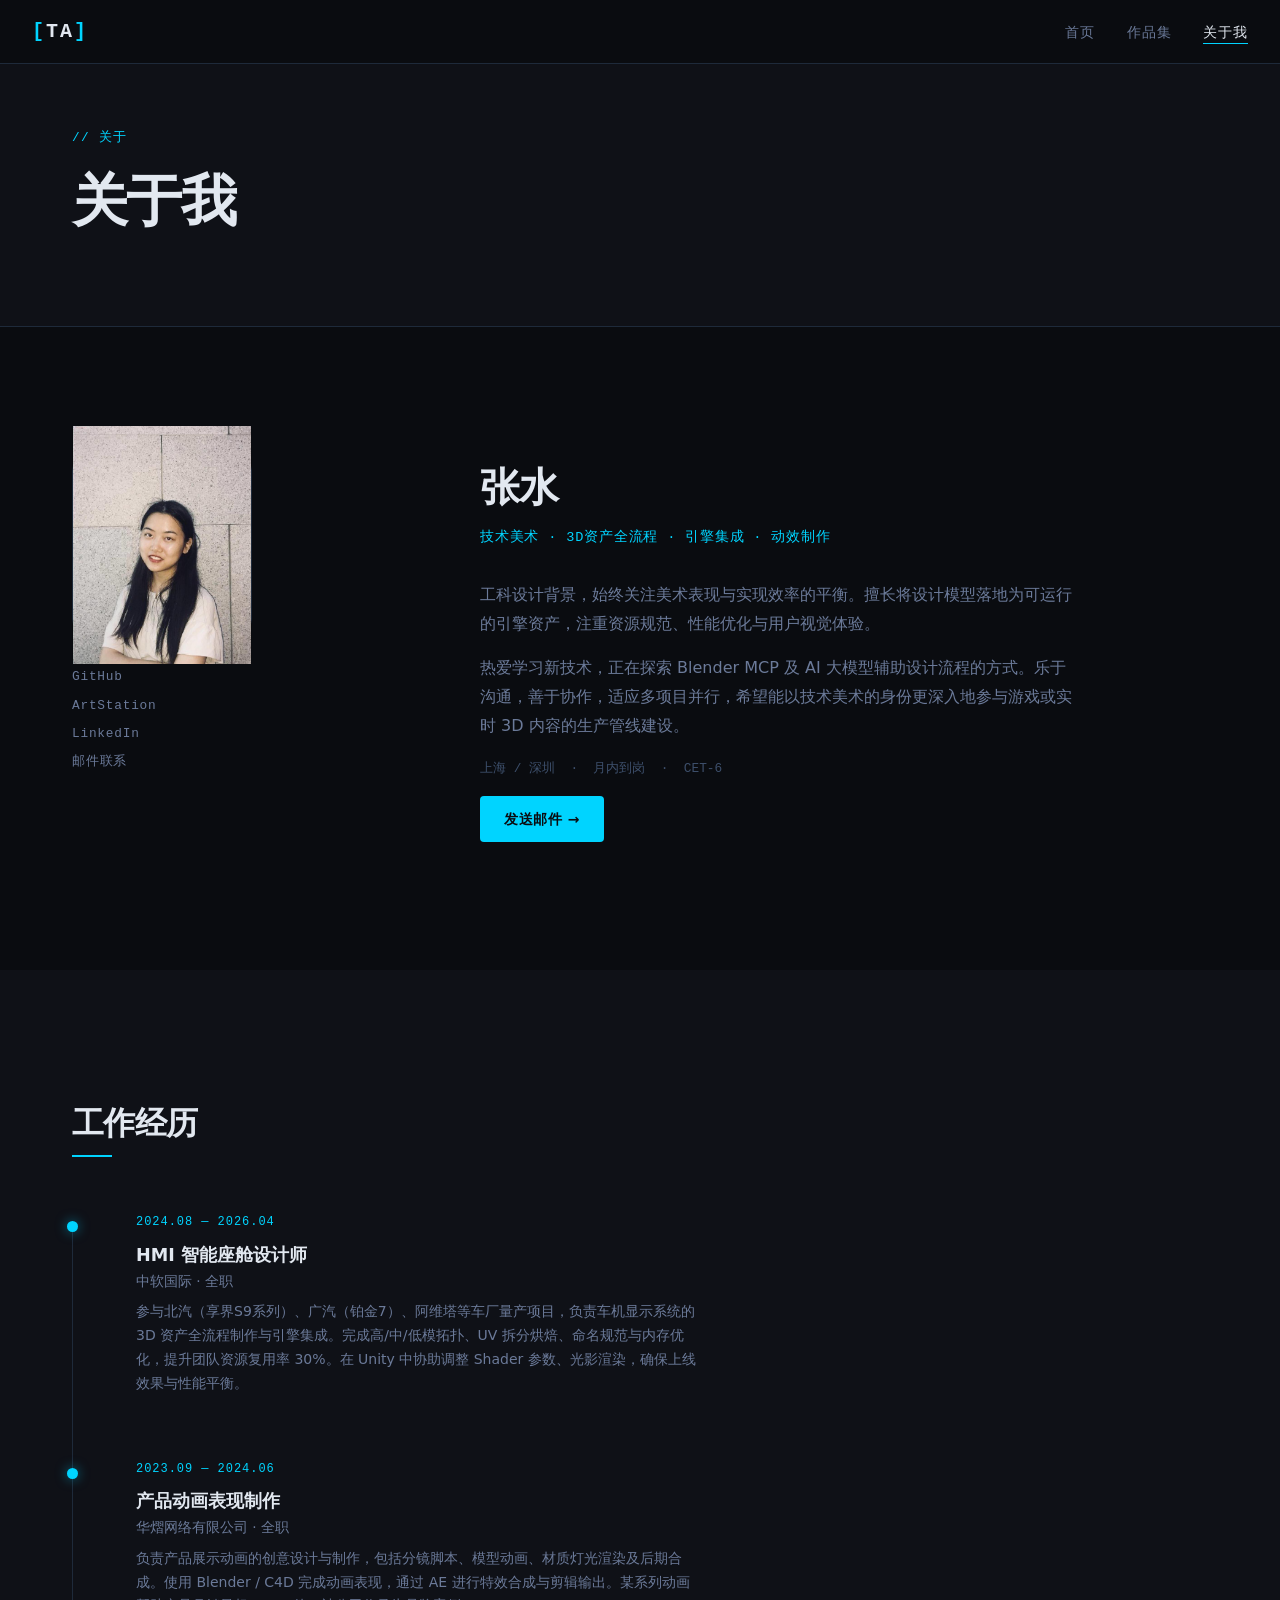
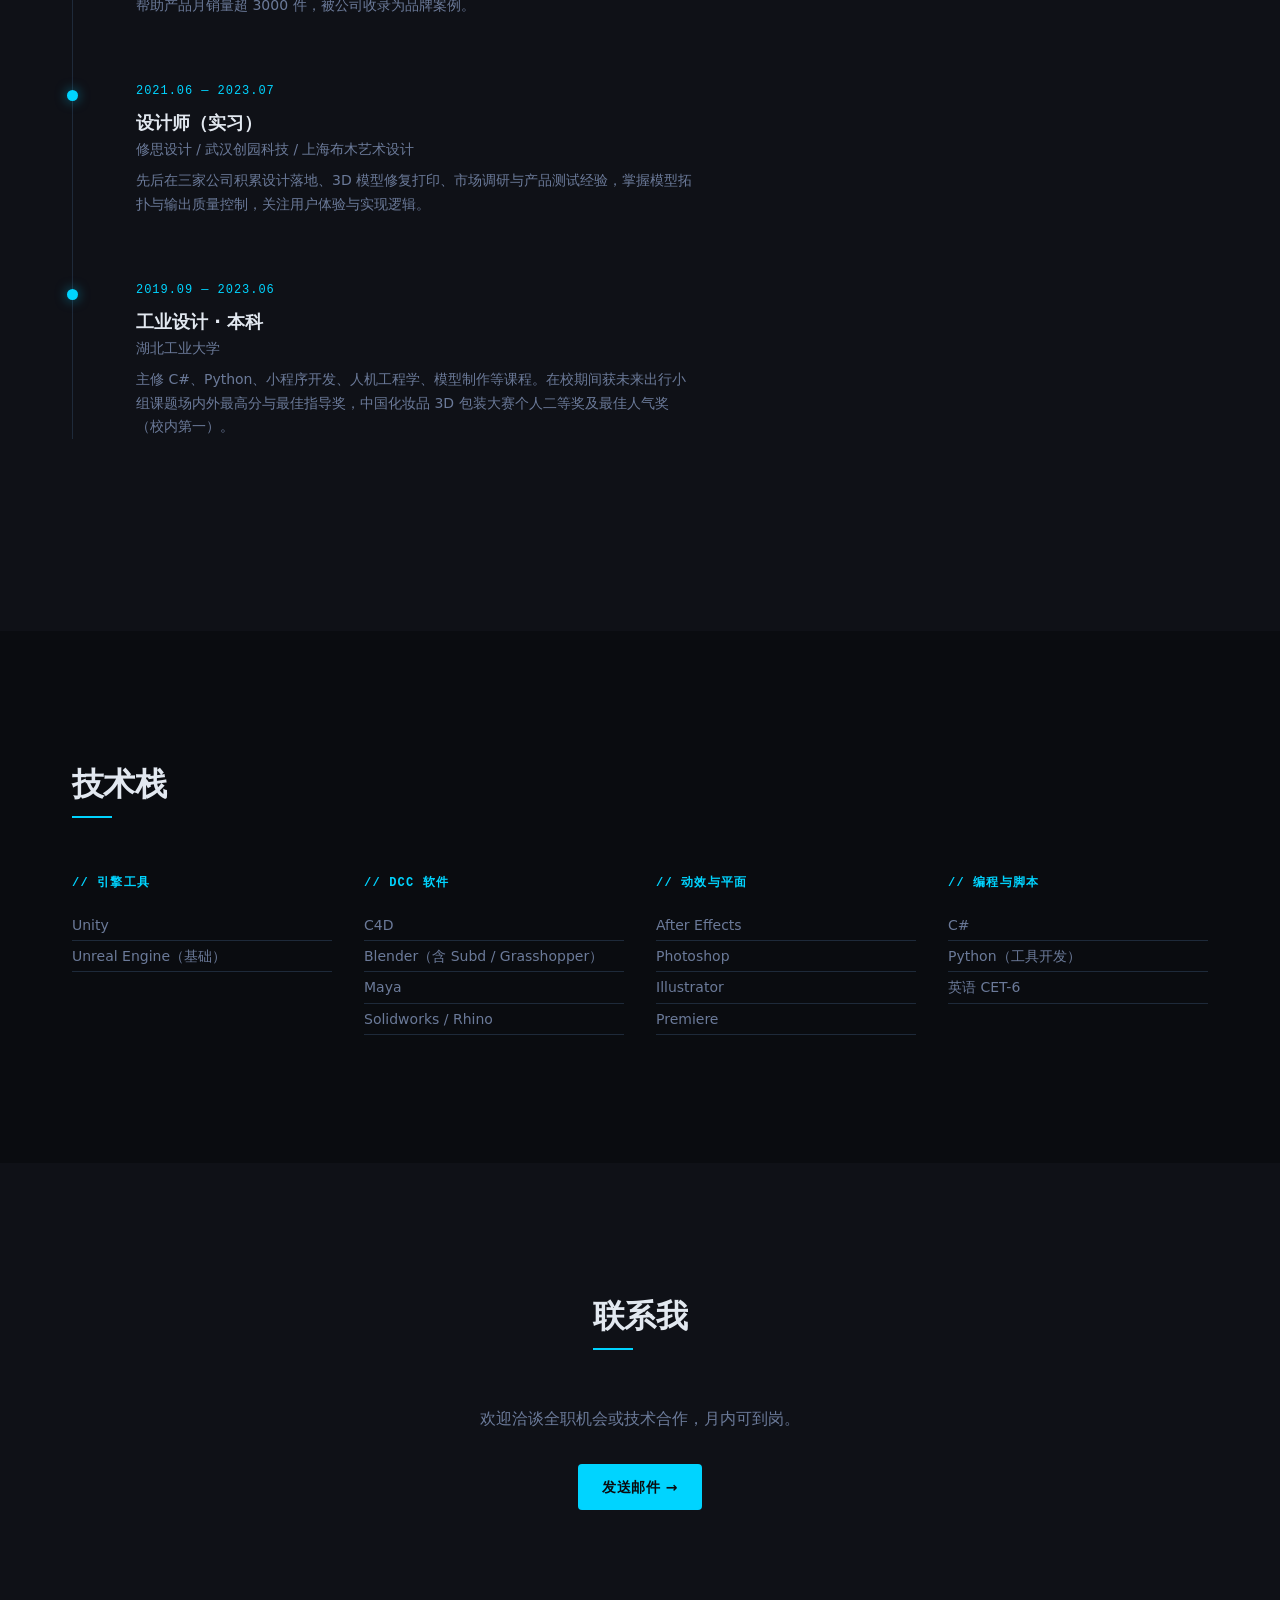
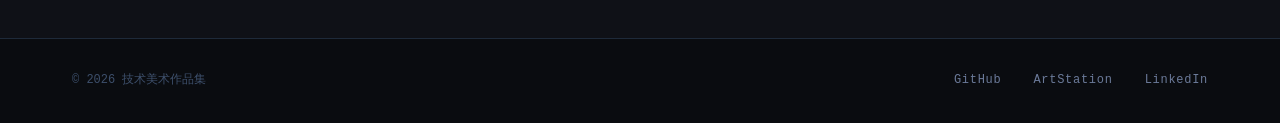
<file: about.html>
<!DOCTYPE html>
<html lang="zh-CN">
<head>
  <meta charset="UTF-8" />
  <meta name="viewport" content="width=device-width, initial-scale=1.0" />
  <title>关于我 — 技术美术</title>
  <link rel="icon" href="images/favicon.ico" type="image/x-icon" />
  <link rel="stylesheet" href="css/style.css" />
</head>
<body>

  <!-- 导航栏 -->
  <nav class="nav">
    <div class="nav__logo">
      <span class="nav__logo-bracket">[</span>TA<span class="nav__logo-bracket">]</span>
    </div>
    <ul class="nav__links">
      <li><a href="index.html" class="nav__link">首页</a></li>
      <li><a href="projects.html" class="nav__link">作品集</a></li>
      <li><a href="about.html" class="nav__link nav__link--active">关于我</a></li>
    </ul>
    <button class="nav__toggle" aria-label="展开菜单">
      <span></span><span></span><span></span>
    </button>
  </nav>

  <!-- 页面标题 -->
  <header class="page-header">
    <div class="container">
      <p class="page-header__eyebrow">// 关于</p>
      <h1 class="page-header__title">关于我</h1>
    </div>
  </header>

  <!-- 个人简介 -->
  <section class="section about-bio">
    <div class="container about-bio__inner">

      <div class="about-bio__avatar">
        <div class="avatar-placeholder">
          <img src="images/profile.jpg" alt="个人头像" onerror="this.parentElement.innerHTML='<span>TA</span>'" />
        </div>
        <div class="about-bio__social">
          <a href="#" class="social-link">GitHub</a>
          <a href="#" class="social-link">ArtStation</a>
          <a href="#" class="social-link">LinkedIn</a>
        <a href="mailto:zhangshui555@gmail.com" class="social-link">邮件联系</a>
        </div>
      </div>

      <div class="about-bio__text">
        <h2 class="about-bio__name">张水</h2>
        <p class="about-bio__role">技术美术 · 3D资产全流程 · 引擎集成 · 动效制作</p>
        <p class="about-bio__para">
          工科设计背景，始终关注美术表现与实现效率的平衡。擅长将设计模型落地为可运行的引擎资产，注重资源规范、性能优化与用户视觉体验。
        </p>
        <p class="about-bio__para">
          热爱学习新技术，正在探索 Blender MCP 及 AI 大模型辅助设计流程的方式。乐于沟通，善于协作，适应多项目并行，希望能以技术美术的身份更深入地参与游戏或实时 3D 内容的生产管线建设。
        </p>
        <p class="about-bio__para" style="font-family: var(--font-mono); font-size: 0.8rem; color: var(--clr-text-dim);">
          上海 / 深圳 &nbsp;·&nbsp; 月内到岗 &nbsp;·&nbsp; CET-6
        </p>
        <a href="mailto:zhangshui555@gmail.com" class="btn btn--primary">发送邮件 →</a>
      </div>

    </div>
  </section>

  <!-- 工作经历时间线 -->
  <section class="section timeline-section">
    <div class="container">
      <h2 class="section__title">工作经历</h2>
      <div class="timeline">

        <div class="timeline__item">
          <div class="timeline__dot"></div>
          <div class="timeline__content">
            <span class="timeline__date">2024.08 — 2026.04</span>
            <h3 class="timeline__role">HMI 智能座舱设计师</h3>
            <p class="timeline__company">中软国际 · 全职</p>
            <p class="timeline__desc">参与北汽（享界S9系列）、广汽（铂金7）、阿维塔等车厂量产项目，负责车机显示系统的 3D 资产全流程制作与引擎集成。完成高/中/低模拓扑、UV 拆分烘焙、命名规范与内存优化，提升团队资源复用率 30%。在 Unity 中协助调整 Shader 参数、光影渲染，确保上线效果与性能平衡。</p>
          </div>
        </div>

        <div class="timeline__item">
          <div class="timeline__dot"></div>
          <div class="timeline__content">
            <span class="timeline__date">2023.09 — 2024.06</span>
            <h3 class="timeline__role">产品动画表现制作</h3>
            <p class="timeline__company">华熠网络有限公司 · 全职</p>
            <p class="timeline__desc">负责产品展示动画的创意设计与制作，包括分镜脚本、模型动画、材质灯光渲染及后期合成。使用 Blender / C4D 完成动画表现，通过 AE 进行特效合成与剪辑输出。某系列动画帮助产品月销量超 3000 件，被公司收录为品牌案例。</p>
          </div>
        </div>

        <div class="timeline__item">
          <div class="timeline__dot"></div>
          <div class="timeline__content">
            <span class="timeline__date">2021.06 — 2023.07</span>
            <h3 class="timeline__role">设计师（实习）</h3>
            <p class="timeline__company">修思设计 / 武汉创园科技 / 上海布木艺术设计</p>
            <p class="timeline__desc">先后在三家公司积累设计落地、3D 模型修复打印、市场调研与产品测试经验，掌握模型拓扑与输出质量控制，关注用户体验与实现逻辑。</p>
          </div>
        </div>

        <div class="timeline__item">
          <div class="timeline__dot"></div>
          <div class="timeline__content">
            <span class="timeline__date">2019.09 — 2023.06</span>
            <h3 class="timeline__role">工业设计 · 本科</h3>
            <p class="timeline__company">湖北工业大学</p>
            <p class="timeline__desc">主修 C#、Python、小程序开发、人机工程学、模型制作等课程。在校期间获未来出行小组课题场内外最高分与最佳指导奖，中国化妆品 3D 包装大赛个人二等奖及最佳人气奖（校内第一）。</p>
          </div>
        </div>

      </div>
    </div>
  </section>

  <!-- 技术栈 -->
  <section class="section tech-stack">
    <div class="container">
      <h2 class="section__title">技术栈</h2>
      <div class="tech-grid">
        <div class="tech-category">
          <h3 class="tech-category__title">// 引擎工具</h3>
          <ul class="tech-list">
            <li>Unity</li>
            <li>Unreal Engine（基础）</li>
          </ul>
        </div>
        <div class="tech-category">
          <h3 class="tech-category__title">// DCC 软件</h3>
          <ul class="tech-list">
            <li>C4D</li>
            <li>Blender（含 Subd / Grasshopper）</li>
            <li>Maya</li>
            <li>Solidworks / Rhino</li>
          </ul>
        </div>
        <div class="tech-category">
          <h3 class="tech-category__title">// 动效与平面</h3>
          <ul class="tech-list">
            <li>After Effects</li>
            <li>Photoshop</li>
            <li>Illustrator</li>
            <li>Premiere</li>
          </ul>
        </div>
        <div class="tech-category">
          <h3 class="tech-category__title">// 编程与脚本</h3>
          <ul class="tech-list">
            <li>C#</li>
            <li>Python（工具开发）</li>
            <li>英语 CET-6</li>
          </ul>
        </div>
      </div>
    </div>
  </section>

  <!-- 联系方式 -->
  <section class="section contact">
    <div class="container contact__inner">
      <h2 class="section__title">联系我</h2>
      <p class="contact__desc">欢迎洽谈全职机会或技术合作，月内可到岗。</p>
      <a href="mailto:zhangshui555@gmail.com" class="btn btn--primary">发送邮件 →</a>
    </div>
  </section>

  <!-- 页脚 -->
  <footer class="footer">
    <div class="container footer__inner">
      <p class="footer__copy">&copy; 2026 技术美术作品集</p>
      <div class="footer__links">
        <a href="#" class="footer__link">GitHub</a>
        <a href="#" class="footer__link">ArtStation</a>
        <a href="#" class="footer__link">LinkedIn</a>
      </div>
    </div>
  </footer>

  <script src="js/main.js"></script>
</body>
</html>
</file>
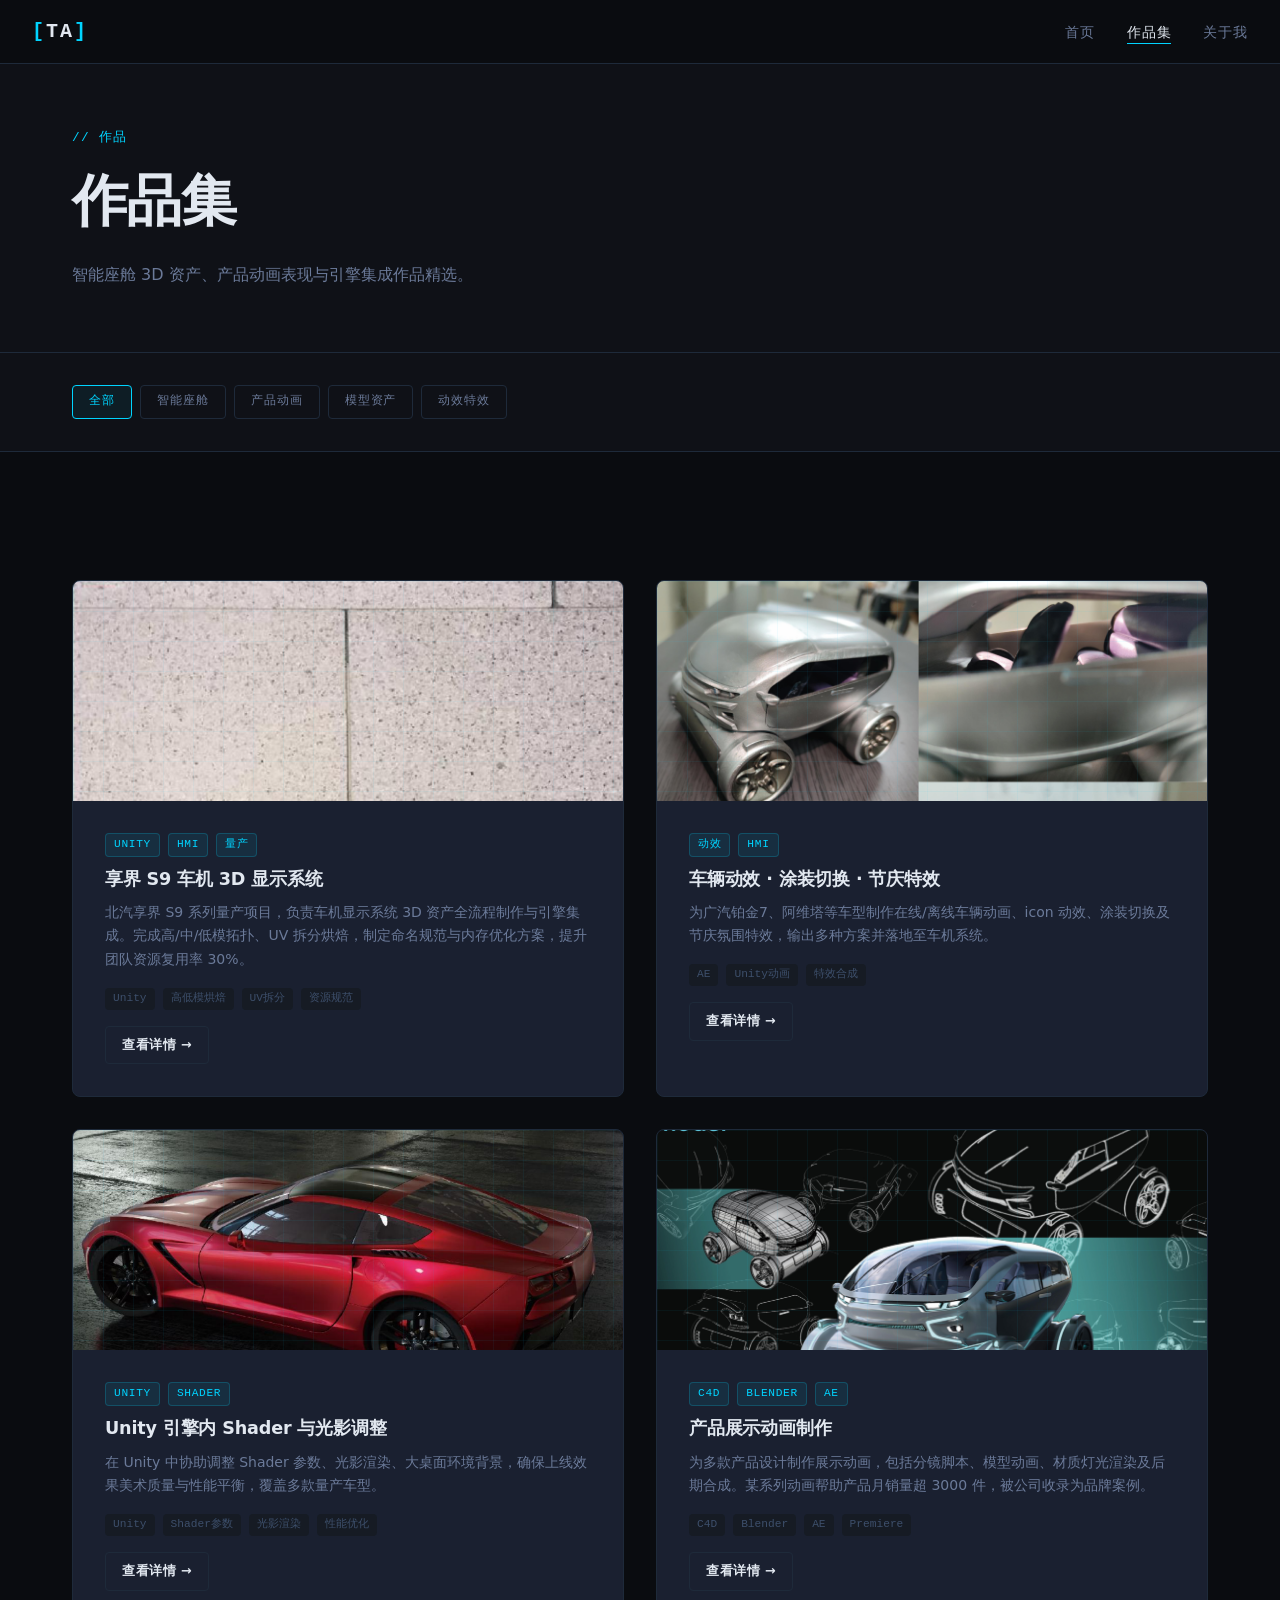
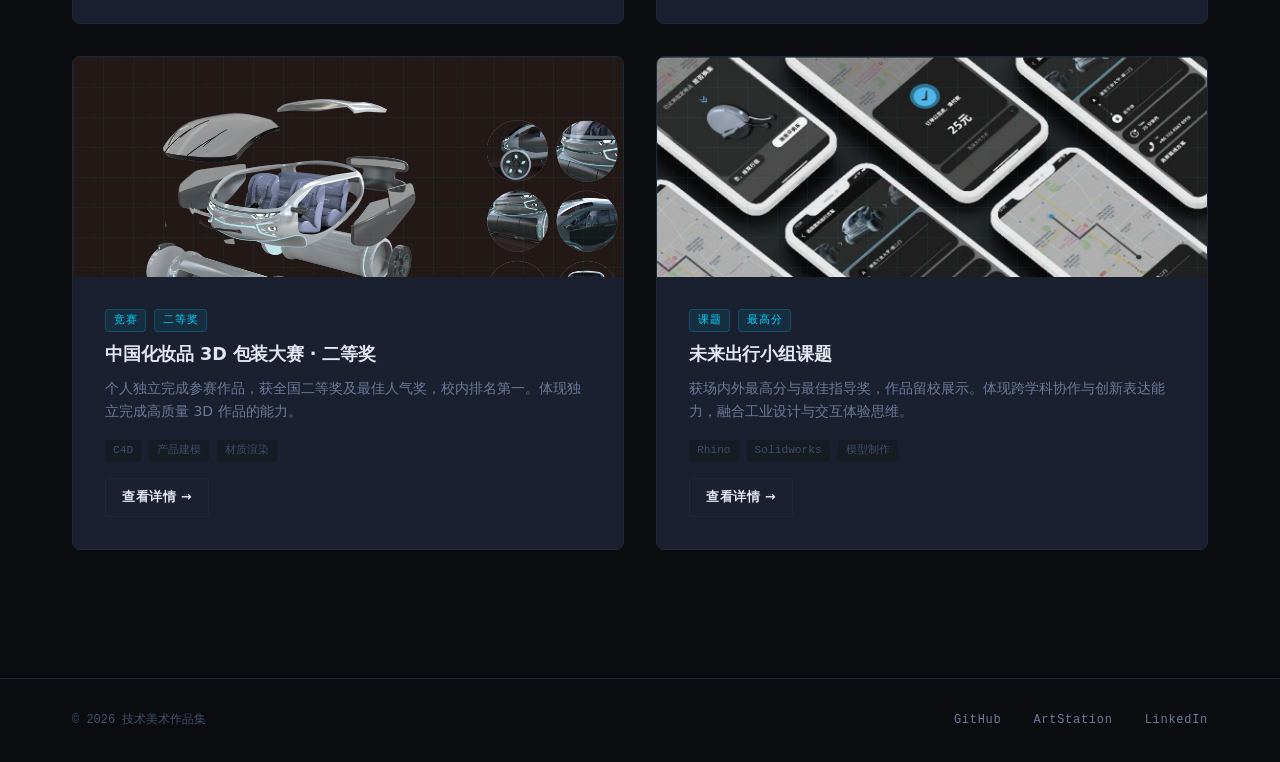
<file: projects.html>
<!DOCTYPE html>
<html lang="zh-CN">
<head>
  <meta charset="UTF-8" />
  <meta name="viewport" content="width=device-width, initial-scale=1.0" />
  <title>作品集 — 技术美术</title>
  <link rel="icon" href="images/favicon.ico" type="image/x-icon" />
  <link rel="stylesheet" href="css/style.css" />
</head>
<body>

  <!-- 导航栏 -->
  <nav class="nav">
    <div class="nav__logo">
      <span class="nav__logo-bracket">[</span>TA<span class="nav__logo-bracket">]</span>
    </div>
    <ul class="nav__links">
      <li><a href="index.html" class="nav__link">首页</a></li>
      <li><a href="projects.html" class="nav__link nav__link--active">作品集</a></li>
      <li><a href="about.html" class="nav__link">关于我</a></li>
    </ul>
    <button class="nav__toggle" aria-label="展开菜单">
      <span></span><span></span><span></span>
    </button>
  </nav>

  <!-- 页面标题 -->
  <header class="page-header">
    <div class="container">
      <p class="page-header__eyebrow">// 作品</p>
      <h1 class="page-header__title">作品集</h1>
      <p class="page-header__desc">智能座舱 3D 资产、产品动画表现与引擎集成作品精选。</p>
    </div>
  </header>

  <!-- 筛选栏 -->
  <section class="filter-bar">
    <div class="container">
      <div class="filter-bar__inner">
        <button class="filter-btn filter-btn--active" data-filter="all">全部</button>
        <button class="filter-btn" data-filter="hmi">智能座舱</button>
        <button class="filter-btn" data-filter="animation">产品动画</button>
        <button class="filter-btn" data-filter="model">模型资产</button>
        <button class="filter-btn" data-filter="vfx">动效特效</button>
      </div>
    </div>
  </section>

  <!-- 项目网格 -->
  <section class="section projects-grid">
    <div class="container">
      <div class="grid grid--2" id="projects-container">

        <article class="card card--large" data-category="hmi model">
          <div class="card__thumb card__thumb--shader">
            <img src="images/projects/ScreenShot_2026-04-12_210541_892.png" alt="享界S9 车机3D显示" loading="lazy" onerror="this.style.display='none'" />
          </div>
          <div class="card__body">
            <div class="card__meta">
              <span class="card__tag">Unity</span>
              <span class="card__tag">HMI</span>
              <span class="card__tag">量产</span>
            </div>
            <h3 class="card__title">享界 S9 车机 3D 显示系统</h3>
            <p class="card__desc">北汽享界 S9 系列量产项目，负责车机显示系统 3D 资产全流程制作与引擎集成。完成高/中/低模拓扑、UV 拆分烘焙，制定命名规范与内存优化方案，提升团队资源复用率 30%。</p>
            <ul class="card__tech">
              <li>Unity</li><li>高低模烘焙</li><li>UV拆分</li><li>资源规范</li>
            </ul>
            <a href="#" class="btn btn--ghost btn--sm">查看详情 →</a>
          </div>
        </article>

        <article class="card card--large" data-category="hmi vfx">
          <div class="card__thumb card__thumb--vfx">
            <img src="images/projects/ScreenShot_2026-04-12_210754_042.png" alt="车辆动效与涂装切换" loading="lazy" onerror="this.style.display='none'" />
          </div>
          <div class="card__body">
            <div class="card__meta">
              <span class="card__tag">动效</span>
              <span class="card__tag">HMI</span>
            </div>
            <h3 class="card__title">车辆动效 · 涂装切换 · 节庆特效</h3>
            <p class="card__desc">为广汽铂金7、阿维塔等车型制作在线/离线车辆动画、icon 动效、涂装切换及节庆氛围特效，输出多种方案并落地至车机系统。</p>
            <ul class="card__tech">
              <li>AE</li><li>Unity动画</li><li>特效合成</li>
            </ul>
            <a href="#" class="btn btn--ghost btn--sm">查看详情 →</a>
          </div>
        </article>

        <article class="card card--large" data-category="hmi model">
          <div class="card__thumb card__thumb--tool">
            <img src="images/projects/ScreenShot_2026-04-12_210600_142.png" alt="Unity Shader与光影调整" loading="lazy" onerror="this.style.display='none'" />
          </div>
          <div class="card__body">
            <div class="card__meta">
              <span class="card__tag">Unity</span>
              <span class="card__tag">Shader</span>
            </div>
            <h3 class="card__title">Unity 引擎内 Shader 与光影调整</h3>
            <p class="card__desc">在 Unity 中协助调整 Shader 参数、光影渲染、大桌面环境背景，确保上线效果美术质量与性能平衡，覆盖多款量产车型。</p>
            <ul class="card__tech">
              <li>Unity</li><li>Shader参数</li><li>光影渲染</li><li>性能优化</li>
            </ul>
            <a href="#" class="btn btn--ghost btn--sm">查看详情 →</a>
          </div>
        </article>

        <article class="card card--large" data-category="animation vfx">
          <div class="card__thumb card__thumb--vfx">
            <img src="images/projects/ScreenShot_2026-04-12_210639_148.png" alt="产品展示动画" loading="lazy" onerror="this.style.display='none'" />
          </div>
          <div class="card__body">
            <div class="card__meta">
              <span class="card__tag">C4D</span>
              <span class="card__tag">Blender</span>
              <span class="card__tag">AE</span>
            </div>
            <h3 class="card__title">产品展示动画制作</h3>
            <p class="card__desc">为多款产品设计制作展示动画，包括分镜脚本、模型动画、材质灯光渲染及后期合成。某系列动画帮助产品月销量超 3000 件，被公司收录为品牌案例。</p>
            <ul class="card__tech">
              <li>C4D</li><li>Blender</li><li>AE</li><li>Premiere</li>
            </ul>
            <a href="#" class="btn btn--ghost btn--sm">查看详情 →</a>
          </div>
        </article>

        <article class="card card--large" data-category="model">
          <div class="card__thumb card__thumb--shader">
            <img src="images/projects/ScreenShot_2026-04-12_210657_920.png" alt="3D包装大赛获奖作品" loading="lazy" onerror="this.style.display='none'" />
          </div>
          <div class="card__body">
            <div class="card__meta">
              <span class="card__tag">竞赛</span>
              <span class="card__tag">二等奖</span>
            </div>
            <h3 class="card__title">中国化妆品 3D 包装大赛 · 二等奖</h3>
            <p class="card__desc">个人独立完成参赛作品，获全国二等奖及最佳人气奖，校内排名第一。体现独立完成高质量 3D 作品的能力。</p>
            <ul class="card__tech">
              <li>C4D</li><li>产品建模</li><li>材质渲染</li>
            </ul>
            <a href="#" class="btn btn--ghost btn--sm">查看详情 →</a>
          </div>
        </article>

        <article class="card card--large" data-category="model animation">
          <div class="card__thumb card__thumb--tool">
            <img src="images/projects/ScreenShot_2026-04-12_210726_722.png" alt="未来出行小组课题" loading="lazy" onerror="this.style.display='none'" />
          </div>
          <div class="card__body">
            <div class="card__meta">
              <span class="card__tag">课题</span>
              <span class="card__tag">最高分</span>
            </div>
            <h3 class="card__title">未来出行小组课题</h3>
            <p class="card__desc">获场内外最高分与最佳指导奖，作品留校展示。体现跨学科协作与创新表达能力，融合工业设计与交互体验思维。</p>
            <ul class="card__tech">
              <li>Rhino</li><li>Solidworks</li><li>模型制作</li>
            </ul>
            <a href="#" class="btn btn--ghost btn--sm">查看详情 →</a>
          </div>
        </article>

      </div>
    </div>
  </section>

  <!-- 页脚 -->
  <footer class="footer">
    <div class="container footer__inner">
      <p class="footer__copy">&copy; 2026 技术美术作品集</p>
      <div class="footer__links">
        <a href="#" class="footer__link">GitHub</a>
        <a href="#" class="footer__link">ArtStation</a>
        <a href="#" class="footer__link">LinkedIn</a>
      </div>
    </div>
  </footer>

  <script src="js/main.js"></script>
</body>
</html>
</file>
<file: css/style.css>
/* ============================================================
   TA Portfolio — style.css
   Design tokens → Reset → Layout → Nav → Hero → Components
   ============================================================ */

/* ── Design Tokens ─────────────────────────────────────────── */
:root {
  /* Colors */
  --clr-bg:        #0a0c10;
  --clr-bg-2:      #0f1117;
  --clr-bg-3:      #161b24;
  --clr-surface:   #1a2030;
  --clr-border:    #1e2a3a;
  --clr-accent:    #00d4ff;
  --clr-accent-2:  #7b5ea7;
  --clr-text:      #e2e8f0;
  --clr-text-muted:#6b7a99;
  --clr-text-dim:  #3d4f6b;

  /* Typography */
  --font-sans: 'Inter', 'Segoe UI', system-ui, sans-serif;
  --font-mono: 'JetBrains Mono', 'Fira Code', 'Consolas', monospace;

  /* Spacing */
  --space-xs:  0.25rem;
  --space-sm:  0.5rem;
  --space-md:  1rem;
  --space-lg:  2rem;
  --space-xl:  4rem;
  --space-2xl: 8rem;

  /* Radius */
  --radius-sm: 4px;
  --radius-md: 8px;
  --radius-lg: 16px;

  /* Transitions */
  --ease: cubic-bezier(0.4, 0, 0.2, 1);
  --dur:  200ms;

  /* Nav height */
  --nav-h: 64px;
}

/* ── Reset ──────────────────────────────────────────────────── */
*, *::before, *::after { box-sizing: border-box; margin: 0; padding: 0; }

html {
  scroll-behavior: smooth;
  font-size: 16px;
}

body {
  background-color: var(--clr-bg);
  color: var(--clr-text);
  font-family: var(--font-sans);
  line-height: 1.6;
  -webkit-font-smoothing: antialiased;
  overflow-x: hidden;
}

img, video { max-width: 100%; display: block; }
a { color: inherit; text-decoration: none; }
ul { list-style: none; }
button { cursor: pointer; border: none; background: none; font: inherit; }

/* ── Utility ────────────────────────────────────────────────── */
.container {
  width: 100%;
  max-width: 1200px;
  margin-inline: auto;
  padding-inline: var(--space-lg);
}

.section {
  padding-block: var(--space-2xl);
}

.section__title {
  font-size: clamp(1.5rem, 3vw, 2rem);
  font-weight: 700;
  letter-spacing: -0.02em;
  margin-bottom: var(--space-xl);
  position: relative;
  display: inline-block;
}

.section__title::after {
  content: '';
  position: absolute;
  bottom: -8px;
  left: 0;
  width: 40px;
  height: 2px;
  background: var(--clr-accent);
}

/* ── Grid ───────────────────────────────────────────────────── */
.grid {
  display: grid;
  gap: var(--space-lg);
}

.grid--2 { grid-template-columns: repeat(2, 1fr); }
.grid--3 { grid-template-columns: repeat(3, 1fr); }

@media (max-width: 900px) {
  .grid--3 { grid-template-columns: repeat(2, 1fr); }
}
@media (max-width: 600px) {
  .grid--2,
  .grid--3 { grid-template-columns: 1fr; }
}

/* ── Buttons ────────────────────────────────────────────────── */
.btn {
  display: inline-flex;
  align-items: center;
  gap: var(--space-sm);
  padding: 0.75rem 1.5rem;
  border-radius: var(--radius-sm);
  font-size: 0.875rem;
  font-weight: 600;
  letter-spacing: 0.04em;
  text-transform: uppercase;
  transition: all var(--dur) var(--ease);
}

.btn--primary {
  background: var(--clr-accent);
  color: var(--clr-bg);
}
.btn--primary:hover {
  background: #33ddff;
  box-shadow: 0 0 20px rgba(0, 212, 255, 0.4);
}

.btn--ghost {
  border: 1px solid var(--clr-border);
  color: var(--clr-text);
}
.btn--ghost:hover {
  border-color: var(--clr-accent);
  color: var(--clr-accent);
}

.btn--sm {
  padding: 0.5rem 1rem;
  font-size: 0.8rem;
}

/* ── Navigation ─────────────────────────────────────────────── */
.nav {
  position: fixed;
  top: 0;
  left: 0;
  right: 0;
  z-index: 100;
  height: var(--nav-h);
  display: flex;
  align-items: center;
  justify-content: space-between;
  padding-inline: var(--space-lg);
  background: rgba(10, 12, 16, 0.85);
  backdrop-filter: blur(12px);
  border-bottom: 1px solid var(--clr-border);
}

.nav__logo {
  font-family: var(--font-mono);
  font-size: 1.25rem;
  font-weight: 700;
  letter-spacing: 0.1em;
  color: var(--clr-text);
}

.nav__logo-bracket { color: var(--clr-accent); }

.nav__links {
  display: flex;
  gap: var(--space-lg);
}

.nav__link {
  font-size: 0.875rem;
  font-weight: 500;
  color: var(--clr-text-muted);
  letter-spacing: 0.06em;
  text-transform: uppercase;
  transition: color var(--dur) var(--ease);
  position: relative;
}

.nav__link::after {
  content: '';
  position: absolute;
  bottom: -4px;
  left: 0;
  width: 0;
  height: 1px;
  background: var(--clr-accent);
  transition: width var(--dur) var(--ease);
}

.nav__link:hover,
.nav__link--active {
  color: var(--clr-text);
}

.nav__link:hover::after,
.nav__link--active::after {
  width: 100%;
}

.nav__toggle {
  display: none;
  flex-direction: column;
  gap: 5px;
  padding: 4px;
}

.nav__toggle span {
  display: block;
  width: 22px;
  height: 2px;
  background: var(--clr-text);
  transition: all var(--dur) var(--ease);
}

@media (max-width: 640px) {
  .nav__toggle { display: flex; }
  .nav__links {
    display: none;
    position: absolute;
    top: var(--nav-h);
    left: 0;
    right: 0;
    flex-direction: column;
    gap: 0;
    background: var(--clr-bg-2);
    border-bottom: 1px solid var(--clr-border);
    padding: var(--space-md) 0;
  }
  .nav__links.is-open { display: flex; }
  .nav__link {
    padding: var(--space-md) var(--space-lg);
    font-size: 1rem;
  }
}

/* ── Hero ───────────────────────────────────────────────────── */
.hero {
  position: relative;
  min-height: 100vh;
  display: flex;
  align-items: center;
  overflow: hidden;
  padding-top: var(--nav-h);
}

#hero-canvas {
  position: absolute;
  inset: 0;
  width: 100%;
  height: 100%;
  z-index: 0;
  opacity: 0.6;
}

.hero__content {
  position: relative;
  z-index: 1;
  max-width: 700px;
  padding-inline: var(--space-lg);
  margin-inline: auto;
  padding-block: var(--space-2xl);
}

.hero__eyebrow {
  font-family: var(--font-mono);
  font-size: 0.875rem;
  color: var(--clr-accent);
  letter-spacing: 0.15em;
  text-transform: uppercase;
  margin-bottom: var(--space-md);
}

.hero__title {
  font-size: clamp(2.5rem, 7vw, 5rem);
  font-weight: 800;
  line-height: 1.05;
  letter-spacing: -0.03em;
  margin-bottom: var(--space-lg);
}

.hero__title--accent {
  background: linear-gradient(135deg, var(--clr-accent), var(--clr-accent-2));
  -webkit-background-clip: text;
  -webkit-text-fill-color: transparent;
  background-clip: text;
}

.hero__subtitle {
  font-family: var(--font-mono);
  font-size: 0.9rem;
  color: var(--clr-text-muted);
  letter-spacing: 0.08em;
  margin-bottom: var(--space-xl);
}

.hero__cta {
  display: flex;
  gap: var(--space-md);
  flex-wrap: wrap;
}

.hero__scroll-hint {
  position: absolute;
  bottom: var(--space-lg);
  left: 50%;
  transform: translateX(-50%);
  display: flex;
  flex-direction: column;
  align-items: center;
  gap: var(--space-sm);
  font-family: var(--font-mono);
  font-size: 0.7rem;
  color: var(--clr-text-dim);
  letter-spacing: 0.1em;
  text-transform: uppercase;
  z-index: 1;
}

.hero__scroll-line {
  width: 1px;
  height: 40px;
  background: linear-gradient(to bottom, var(--clr-text-dim), transparent);
  animation: scrollPulse 2s ease-in-out infinite;
}

@keyframes scrollPulse {
  0%, 100% { opacity: 0.3; transform: scaleY(1); }
  50%       { opacity: 1;   transform: scaleY(1.2); }
}

/* ── Page Header (inner pages) ──────────────────────────────── */
.page-header {
  padding-top: calc(var(--nav-h) + var(--space-xl));
  padding-bottom: var(--space-xl);
  border-bottom: 1px solid var(--clr-border);
  background: var(--clr-bg-2);
}

.page-header__eyebrow {
  font-family: var(--font-mono);
  font-size: 0.8rem;
  color: var(--clr-accent);
  letter-spacing: 0.1em;
  margin-bottom: var(--space-sm);
}

.page-header__title {
  font-size: clamp(2rem, 5vw, 3.5rem);
  font-weight: 800;
  letter-spacing: -0.03em;
  margin-bottom: var(--space-md);
}

.page-header__desc {
  color: var(--clr-text-muted);
  max-width: 500px;
  font-size: 1rem;
}

/* ── Cards ──────────────────────────────────────────────────── */
.card {
  background: var(--clr-surface);
  border: 1px solid var(--clr-border);
  border-radius: var(--radius-md);
  overflow: hidden;
  transition: border-color var(--dur) var(--ease),
              transform var(--dur) var(--ease),
              box-shadow var(--dur) var(--ease);
}

.card:hover {
  border-color: var(--clr-accent);
  transform: translateY(-4px);
  box-shadow: 0 12px 40px rgba(0, 212, 255, 0.08);
}

.card__thumb {
  height: 180px;
  position: relative;
  overflow: hidden;
}

.card--large .card__thumb { height: 220px; }

/* Placeholder gradient thumbs */
.card__thumb--shader {
  background: linear-gradient(135deg, #0d1f3c 0%, #0a3d62 50%, #00d4ff22 100%);
}
.card__thumb--tool {
  background: linear-gradient(135deg, #1a0d3c 0%, #3d0a62 50%, #7b5ea722 100%);
}
.card__thumb--vfx {
  background: linear-gradient(135deg, #0d3c1a 0%, #0a6230 50%, #00ff8822 100%);
}

/* Animated grid overlay on thumbs */
.card__thumb::before {
  content: '';
  position: absolute;
  inset: 0;
  background-image:
    linear-gradient(rgba(0,212,255,0.05) 1px, transparent 1px),
    linear-gradient(90deg, rgba(0,212,255,0.05) 1px, transparent 1px);
  background-size: 30px 30px;
}

.card__body {
  padding: var(--space-lg);
}

.card__meta {
  display: flex;
  gap: var(--space-sm);
  flex-wrap: wrap;
  margin-bottom: var(--space-sm);
}

.card__tag {
  font-family: var(--font-mono);
  font-size: 0.7rem;
  color: var(--clr-accent);
  background: rgba(0, 212, 255, 0.08);
  border: 1px solid rgba(0, 212, 255, 0.2);
  padding: 2px 8px;
  border-radius: var(--radius-sm);
  letter-spacing: 0.06em;
  text-transform: uppercase;
}

.card__title {
  font-size: 1.1rem;
  font-weight: 700;
  margin-bottom: var(--space-sm);
  letter-spacing: -0.01em;
}

.card__desc {
  font-size: 0.875rem;
  color: var(--clr-text-muted);
  line-height: 1.7;
  margin-bottom: var(--space-md);
}

.card__link {
  font-size: 0.8rem;
  font-weight: 600;
  color: var(--clr-accent);
  letter-spacing: 0.04em;
  transition: opacity var(--dur) var(--ease);
}
.card__link:hover { opacity: 0.7; }

.card__tech {
  display: flex;
  gap: var(--space-sm);
  flex-wrap: wrap;
  margin-bottom: var(--space-md);
}

.card__tech li {
  font-family: var(--font-mono);
  font-size: 0.7rem;
  color: var(--clr-text-dim);
  background: var(--clr-bg-3);
  padding: 2px 8px;
  border-radius: var(--radius-sm);
}

/* ── Skills ─────────────────────────────────────────────────── */
.skills { background: var(--clr-bg-2); }

.skills__grid {
  display: grid;
  grid-template-columns: repeat(2, 1fr);
  gap: var(--space-lg) var(--space-xl);
}

@media (max-width: 600px) {
  .skills__grid { grid-template-columns: 1fr; }
}

.skill-item__label {
  display: block;
  font-size: 0.875rem;
  font-weight: 500;
  margin-bottom: var(--space-sm);
  color: var(--clr-text-muted);
}

.skill-item__bar {
  height: 4px;
  background: var(--clr-bg-3);
  border-radius: 2px;
  overflow: hidden;
}

.skill-item__fill {
  height: 100%;
  width: var(--pct);
  background: linear-gradient(90deg, var(--clr-accent), var(--clr-accent-2));
  border-radius: 2px;
  transform-origin: left;
  animation: barGrow 1s var(--ease) both;
}

@keyframes barGrow {
  from { transform: scaleX(0); }
  to   { transform: scaleX(1); }
}

/* ── Filter Bar ─────────────────────────────────────────────── */
.filter-bar {
  padding-block: var(--space-lg);
  border-bottom: 1px solid var(--clr-border);
  background: var(--clr-bg-2);
  position: sticky;
  top: var(--nav-h);
  z-index: 10;
}

.filter-bar__inner {
  display: flex;
  gap: var(--space-sm);
  flex-wrap: wrap;
}

.filter-btn {
  font-family: var(--font-mono);
  font-size: 0.75rem;
  letter-spacing: 0.08em;
  text-transform: uppercase;
  padding: 0.4rem 1rem;
  border-radius: var(--radius-sm);
  border: 1px solid var(--clr-border);
  color: var(--clr-text-muted);
  transition: all var(--dur) var(--ease);
}

.filter-btn:hover,
.filter-btn--active {
  border-color: var(--clr-accent);
  color: var(--clr-accent);
  background: rgba(0, 212, 255, 0.06);
}

/* ── About Page ─────────────────────────────────────────────── */
.about-bio__inner {
  display: grid;
  grid-template-columns: 280px 1fr;
  gap: var(--space-2xl);
  align-items: start;
}

@media (max-width: 768px) {
  .about-bio__inner { grid-template-columns: 1fr; }
}

.avatar-placeholder {
  width: 180px;
  height: 180px;
  border-radius: var(--radius-lg);
  background: linear-gradient(135deg, var(--clr-surface), var(--clr-bg-3));
  border: 1px solid var(--clr-border);
  display: flex;
  align-items: center;
  justify-content: center;
  font-family: var(--font-mono);
  font-size: 2rem;
  font-weight: 700;
  color: var(--clr-accent);
  margin-bottom: var(--space-lg);
}

.about-bio__social {
  display: flex;
  flex-direction: column;
  gap: var(--space-sm);
}

.social-link {
  font-family: var(--font-mono);
  font-size: 0.8rem;
  color: var(--clr-text-muted);
  letter-spacing: 0.06em;
  transition: color var(--dur) var(--ease);
}
.social-link:hover { color: var(--clr-accent); }

.about-bio__name {
  font-size: clamp(1.8rem, 4vw, 2.5rem);
  font-weight: 800;
  letter-spacing: -0.02em;
  margin-bottom: var(--space-sm);
}

.about-bio__role {
  font-family: var(--font-mono);
  font-size: 0.85rem;
  color: var(--clr-accent);
  letter-spacing: 0.06em;
  margin-bottom: var(--space-lg);
}

.about-bio__para {
  color: var(--clr-text-muted);
  line-height: 1.8;
  margin-bottom: var(--space-md);
  max-width: 600px;
}

/* ── Timeline ───────────────────────────────────────────────── */
.timeline-section { background: var(--clr-bg-2); }

.timeline {
  position: relative;
  padding-left: var(--space-xl);
}

.timeline::before {
  content: '';
  position: absolute;
  left: 0;
  top: 8px;
  bottom: 0;
  width: 1px;
  background: var(--clr-border);
}

.timeline__item {
  position: relative;
  margin-bottom: var(--space-xl);
}

.timeline__dot {
  position: absolute;
  left: calc(-1 * var(--space-xl) - 5px);
  top: 8px;
  width: 11px;
  height: 11px;
  border-radius: 50%;
  background: var(--clr-accent);
  box-shadow: 0 0 12px rgba(0, 212, 255, 0.5);
}

.timeline__date {
  font-family: var(--font-mono);
  font-size: 0.75rem;
  color: var(--clr-accent);
  letter-spacing: 0.08em;
  display: block;
  margin-bottom: var(--space-sm);
}

.timeline__role {
  font-size: 1.1rem;
  font-weight: 700;
  margin-bottom: 2px;
}

.timeline__company {
  font-size: 0.85rem;
  color: var(--clr-text-muted);
  margin-bottom: var(--space-sm);
}

.timeline__desc {
  font-size: 0.875rem;
  color: var(--clr-text-muted);
  line-height: 1.7;
  max-width: 560px;
}

/* ── Tech Stack ─────────────────────────────────────────────── */
.tech-grid {
  display: grid;
  grid-template-columns: repeat(4, 1fr);
  gap: var(--space-lg);
}

@media (max-width: 900px) {
  .tech-grid { grid-template-columns: repeat(2, 1fr); }
}
@media (max-width: 480px) {
  .tech-grid { grid-template-columns: 1fr; }
}

.tech-category__title {
  font-family: var(--font-mono);
  font-size: 0.75rem;
  color: var(--clr-accent);
  letter-spacing: 0.1em;
  margin-bottom: var(--space-md);
}

.tech-list li {
  font-size: 0.875rem;
  color: var(--clr-text-muted);
  padding-block: var(--space-xs);
  border-bottom: 1px solid var(--clr-border);
  transition: color var(--dur) var(--ease);
}
.tech-list li:hover { color: var(--clr-text); }

/* ── Contact ────────────────────────────────────────────────── */
.contact { background: var(--clr-bg-2); }

.contact__inner {
  text-align: center;
  max-width: 500px;
  margin-inline: auto;
}

.contact__desc {
  color: var(--clr-text-muted);
  margin-bottom: var(--space-lg);
}

/* ── Footer ─────────────────────────────────────────────────── */
.footer {
  border-top: 1px solid var(--clr-border);
  padding-block: var(--space-lg);
}

.footer__inner {
  display: flex;
  align-items: center;
  justify-content: space-between;
  flex-wrap: wrap;
  gap: var(--space-md);
}

.footer__copy {
  font-family: var(--font-mono);
  font-size: 0.75rem;
  color: var(--clr-text-dim);
}

.footer__links {
  display: flex;
  gap: var(--space-lg);
}

.footer__link {
  font-family: var(--font-mono);
  font-size: 0.75rem;
  color: var(--clr-text-muted);
  letter-spacing: 0.06em;
  transition: color var(--dur) var(--ease);
}
.footer__link:hover { color: var(--clr-accent); }

/* ── Featured section bg ────────────────────────────────────── */
.featured { background: var(--clr-bg); }

/* ── Scrollbar ──────────────────────────────────────────────── */
::-webkit-scrollbar { width: 6px; }
::-webkit-scrollbar-track { background: var(--clr-bg); }
::-webkit-scrollbar-thumb { background: var(--clr-border); border-radius: 3px; }
::-webkit-scrollbar-thumb:hover { background: var(--clr-accent); }

/* ── Project Categories & Card Stage ────────────────────────── */
.project-category {
  margin-bottom: var(--space-xl);
}

.project-category__title {
  font-family: var(--font-mono);
  font-size: 0.8rem;
  letter-spacing: 0.12em;
  text-transform: uppercase;
  color: var(--clr-accent);
  margin-bottom: var(--space-md);
  padding-bottom: var(--space-sm);
  border-bottom: 1px solid var(--clr-border);
}

/* Stage wrapper: arrow + viewport + arrow stacked in a row */
.card-stage {
  position: relative;
  display: flex;
  align-items: stretch;
  gap: var(--space-md);
}

/* Viewport clips to exactly one card */
.card-stage__viewport {
  flex: 1;
  overflow: hidden;
  border-radius: var(--radius-md);
}

/* Track slides horizontally */
.card-stage__track {
  display: flex;
  transition: transform 0.4s var(--ease);
  will-change: transform;
}

/* Each card fills the viewport */
.project-card {
  min-width: 100%;
  flex-shrink: 0;
  background: var(--clr-surface);
  border: 1px solid var(--clr-border);
  border-radius: var(--radius-md);
  overflow: hidden;
  display: flex;
  flex-direction: column;
}

.project-card__thumb {
  width: 100%;
  height: 260px;
  overflow: hidden;
  background: var(--clr-bg-3);
}

.project-card__thumb img,
.project-card__thumb canvas {
  width: 100%;
  height: 100%;
  object-fit: cover;
  display: block;
  transition: transform 0.4s var(--ease);
}
.project-card:hover .project-card__thumb img,
.project-card:hover .project-card__thumb canvas {
  transform: scale(1.03);
}

.project-card__body {
  padding: var(--space-md) var(--space-lg);
  flex: 1;
}

.project-card__title {
  font-size: 1rem;
  font-weight: 600;
  margin-bottom: var(--space-sm);
  line-height: 1.4;
}

.project-card__desc {
  font-size: 0.85rem;
  color: var(--clr-text-muted);
  line-height: 1.7;
  margin-bottom: var(--space-md);
}

.project-card__tags {
  display: flex;
  flex-wrap: wrap;
  gap: 6px;
}

.project-card__tags span {
  font-family: var(--font-mono);
  font-size: 0.7rem;
  padding: 2px 8px;
  border: 1px solid var(--clr-border);
  border-radius: 2px;
  color: var(--clr-text-muted);
  letter-spacing: 0.06em;
}

/* Prev / Next arrow buttons */
.card-stage__btn {
  flex-shrink: 0;
  align-self: center;
  width: 40px;
  height: 40px;
  border-radius: 50%;
  border: 1px solid var(--clr-border);
  background: var(--clr-surface);
  color: var(--clr-text-muted);
  font-size: 1.1rem;
  display: flex;
  align-items: center;
  justify-content: center;
  transition: border-color var(--dur) var(--ease), color var(--dur) var(--ease), background var(--dur) var(--ease);
  cursor: pointer;
}

.card-stage__btn:hover {
  border-color: var(--clr-accent);
  color: var(--clr-accent);
  background: rgba(0, 212, 255, 0.06);
}

.card-stage__btn:disabled {
  opacity: 0.25;
  cursor: default;
  pointer-events: none;
}

/* Dot indicators — rendered below the stage */
.card-stage__dots {
  position: absolute;
  bottom: -24px;
  left: 50%;
  transform: translateX(-50%);
  display: flex;
  gap: 6px;
}

.card-stage__dot {
  width: 6px;
  height: 6px;
  border-radius: 50%;
  background: var(--clr-border);
  transition: background var(--dur) var(--ease), transform var(--dur) var(--ease);
}

.card-stage__dot--active {
  background: var(--clr-accent);
  transform: scale(1.4);
}

/* Extra bottom padding on each category to make room for dots */
.project-category {
  padding-bottom: var(--space-lg);
}

@media (max-width: 640px) {
  /* 手机端隐藏箭头，用滑动操作翻页 */
  .card-stage__btn {
    display: none;
  }

  /* viewport 撑满全宽，无需给箭头留空间 */
  .card-stage {
    gap: 0;
  }

  .project-card__thumb { height: 180px; }

  .project-card__body {
    padding: var(--space-sm) var(--space-md);
  }

  .project-card__desc {
    font-size: 0.8rem;
    line-height: 1.6;
  }
}
</file>
